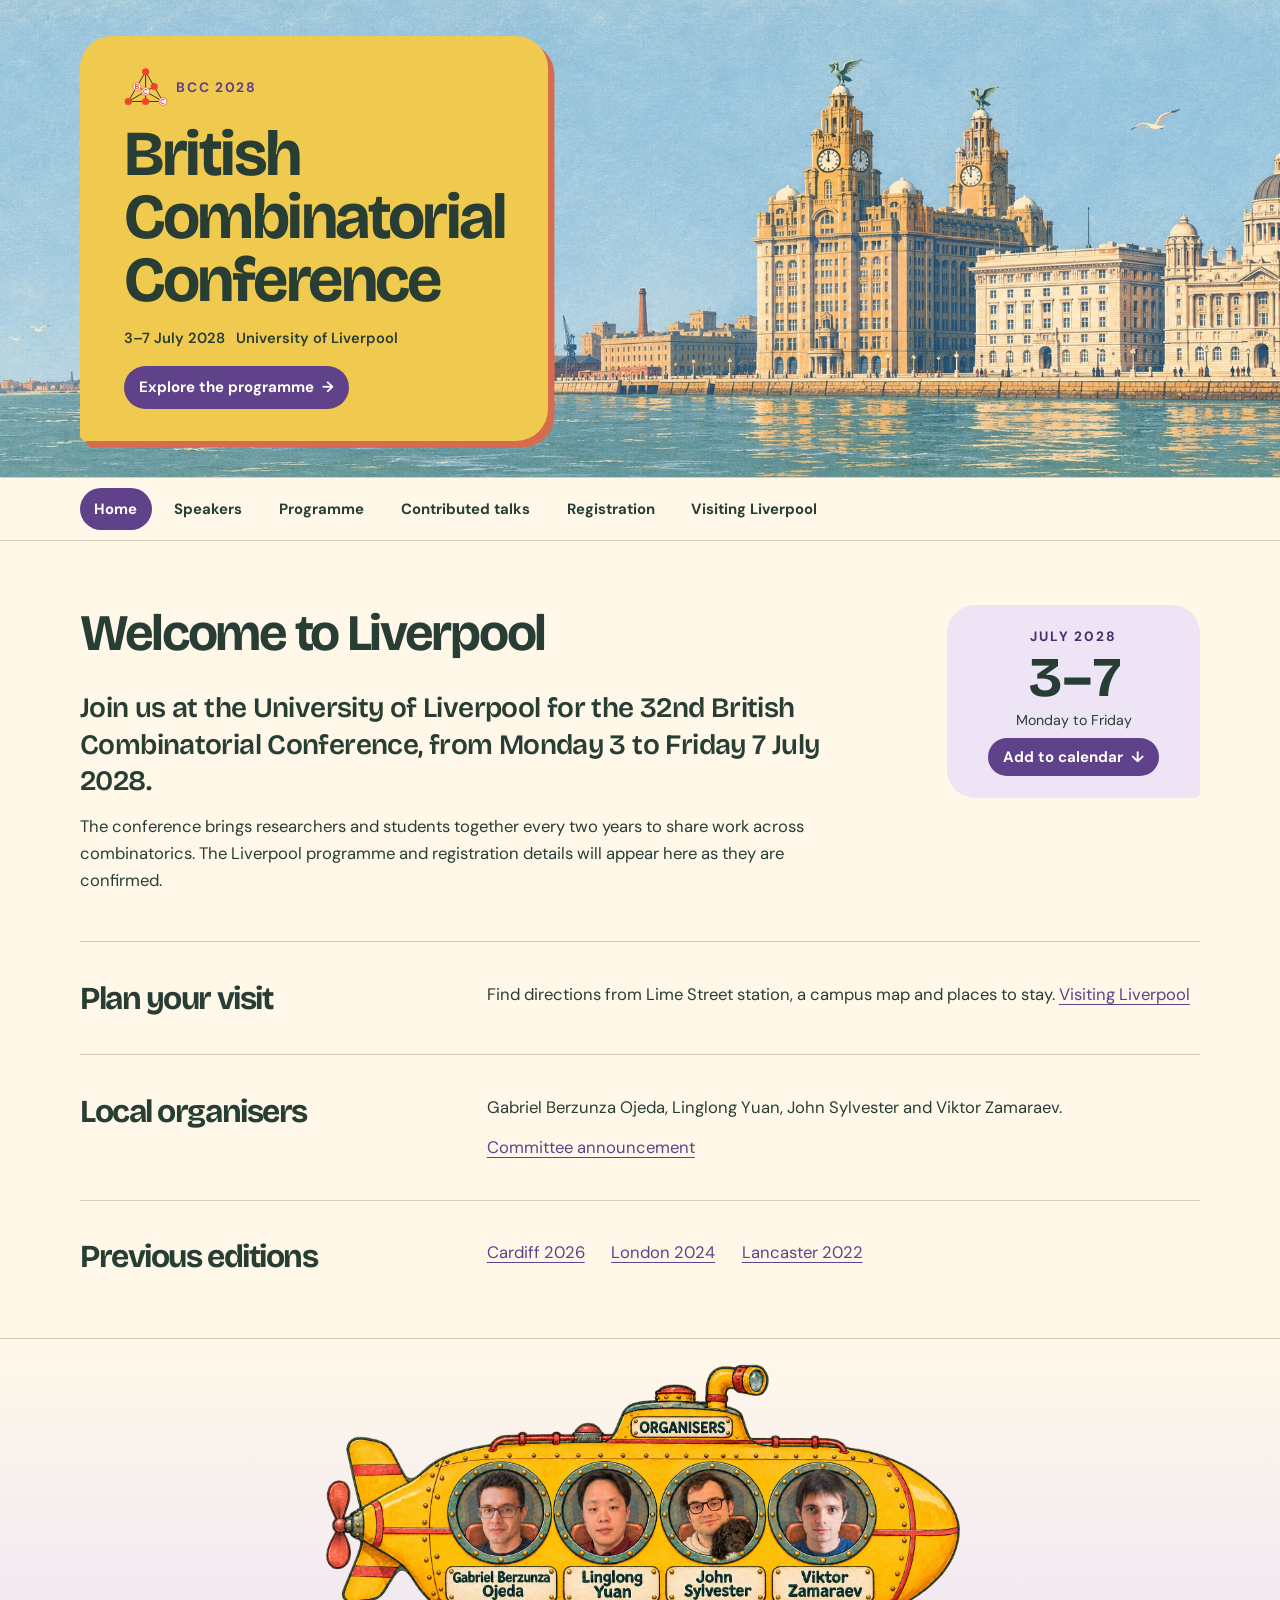
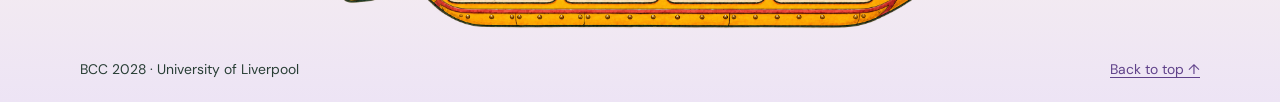
<file: index.html>
<!doctype html>
<html lang="en-GB">
<head>
  <meta charset="utf-8">
  <meta name="viewport" content="width=device-width, initial-scale=1">
  <title>British Combinatorial Conference, Liverpool · BCC 2028</title>
  <meta name="description" content="British Combinatorial Conference, Liverpool at the 32nd British Combinatorial Conference, University of Liverpool, 3–7 July 2028.">
  <link rel="icon" href="assets/bcc-logo.svg" type="image/svg+xml">
  <link rel="stylesheet" href="https://fonts.googleapis.com/css2?family=Bricolage+Grotesque:wght@600;700&amp;family=DM+Sans:wght@400;600;700&amp;display=swap">
  <link rel="stylesheet" href="style.css?v=11">
</head>
<body id="top" class="home">
  <a class="skip" href="#main">Skip to content</a>
  <header>
    <div class="banner">
      <div class="wrap banner-inner"><div class="event">
        <a class="mark" href="index.html" aria-label="BCC 2028 home"><img src="assets/bcc-logo.svg" width="320" height="277" alt=""> BCC 2028</a>
        <h1 class="event-title">British<br>Combinatorial<br>Conference</h1>
        <p class="dateline"><span>3–7 July 2028</span><span>University of Liverpool</span></p>
        <a class="pill hero-action" href="programme.html">Explore the programme <span aria-hidden="true">→</span></a>
      </div></div>
    </div>
    <nav aria-label="Conference navigation"><div class="wrap nav-links">
      <a href="index.html" aria-current="page">Home</a>
      <a href="speakers.html">Speakers</a>
      <a href="programme.html">Programme</a>
      <a href="contributed-talks.html">Contributed talks</a>
      <a href="registration.html">Registration</a>
      <a href="visiting-liverpool.html">Visiting Liverpool</a></div></nav>
  </header>
  <main class="wrap" id="main">
    <section id="conference" class="welcome">
  <div><h2>Welcome to Liverpool</h2>
  <p class="lead">Join us at the University of Liverpool for the 32nd British Combinatorial Conference, from Monday 3 to Friday 7 July 2028.</p>
  <p>The conference brings researchers and students together every two years to share work across combinatorics. The Liverpool programme and registration details will appear here as they are confirmed.</p></div>
  <aside class="date-card"><div class="month">July 2028</div><div class="days">3<span>–</span>7</div><p>Monday to Friday</p><a class="pill calendar" href="bcc2028.ics" download>Add to calendar <span aria-hidden="true">↓</span></a></aside>
</section>
    <section class="row" id="visit"><h2>Plan your visit</h2>
      <div><p>Find directions from Lime Street station, a campus map and places to stay. <a href="visiting-liverpool.html">Visiting Liverpool</a></p></div></section>
    <section class="row" id="organisers"><h2>Local organisers</h2>
      <div><p>Gabriel Berzunza Ojeda, Linglong Yuan, John Sylvester and Viktor Zamaraev.</p>
        <p><a href="https://www.britishcombinatorics.org.uk/news">Committee announcement</a></p></div></section>
    <section class="row"><h2>Previous editions</h2>
      <div><ul class="editions"><li><a href="https://sites.google.com/view/bcc2026/home">Cardiff 2026</a></li><li><a href="https://www.qmul.ac.uk/maths/news-and-events/30th-british-combinatorial-conference/">London 2024</a></li><li><a href="https://www.lancaster.ac.uk/maths/research/conferences/previous-conferences/bcc2022/">Lancaster 2022</a></li></ul></div></section>
  </main>
  <footer class="home-footer">
    <div class="submarine-harbour">
      <figure class="floating-submarine" aria-label="The conference organisers">
        <img src="assets/organisers-submarine-angus.png" alt="An illustrated yellow submarine marked Organisers. From left to right, Gabriel Berzunza Ojeda, Linglong Yuan, John Sylvester with his dog Angus peeking out beside him, and Viktor Zamaraev." width="1945" height="808" loading="lazy">
      </figure>
    </div>
    <div class="wrap"><span>BCC 2028 · University of Liverpool</span><a href="#top">Back to top ↑</a></div></footer>
</body>
</html>
</file>
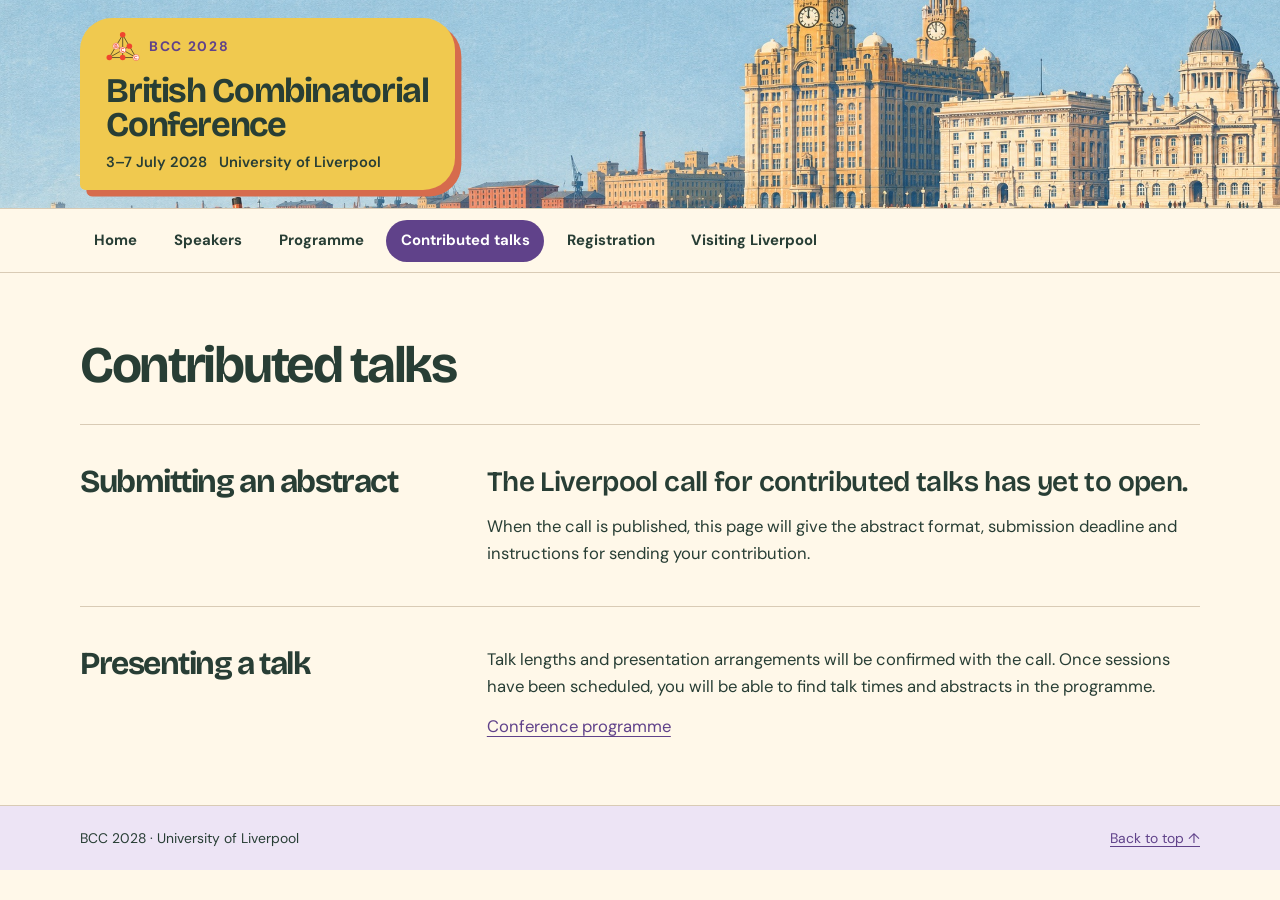
<file: contributed-talks.html>
<!doctype html>
<html lang="en-GB">
<head>
  <meta charset="utf-8">
  <meta name="viewport" content="width=device-width, initial-scale=1">
  <title>Contributed talks and abstract submissions · BCC 2028</title>
  <meta name="description" content="Contributed talks and abstract submissions at the 32nd British Combinatorial Conference, University of Liverpool, 3–7 July 2028.">
  <link rel="icon" href="assets/bcc-logo.svg" type="image/svg+xml">
  <link rel="stylesheet" href="https://fonts.googleapis.com/css2?family=Bricolage+Grotesque:wght@600;700&amp;family=DM+Sans:wght@400;600;700&amp;display=swap">
  <link rel="stylesheet" href="style.css?v=11">
</head>
<body id="top" class="interior">
  <a class="skip" href="#main">Skip to content</a>
  <header>
    <div class="banner">
      <div class="wrap banner-inner"><div class="event">
        <a class="mark" href="index.html" aria-label="BCC 2028 home"><img src="assets/bcc-logo.svg" width="320" height="277" alt=""> BCC 2028</a>
        <p class="event-title">British Combinatorial<br>Conference</p>
        <p class="dateline"><span>3–7 July 2028</span><span>University of Liverpool</span></p>
      </div></div>
    </div>
    <nav aria-label="Conference navigation"><div class="wrap nav-links">
      <a href="index.html">Home</a>
      <a href="speakers.html">Speakers</a>
      <a href="programme.html">Programme</a>
      <a href="contributed-talks.html" aria-current="page">Contributed talks</a>
      <a href="registration.html">Registration</a>
      <a href="visiting-liverpool.html">Visiting Liverpool</a></div></nav>
  </header>
  <main class="wrap" id="main"><h1 class="page-title">Contributed talks</h1>
    <section class="row"><h2>Submitting an abstract</h2>
      <div><p class="lead">The Liverpool call for contributed talks has yet to open.</p>
        <p>When the call is published, this page will give the abstract format, submission deadline and instructions for sending your contribution.</p></div></section>
    <section class="row"><h2>Presenting a talk</h2>
      <div><p>Talk lengths and presentation arrangements will be confirmed with the call. Once sessions have been scheduled, you will be able to find talk times and abstracts in the programme.</p>
        <p><a href="programme.html">Conference programme</a></p></div></section>
  </main>
  <footer><div class="wrap"><span>BCC 2028 · University of Liverpool</span><a href="#top">Back to top ↑</a></div></footer>
</body>
</html>
</file>
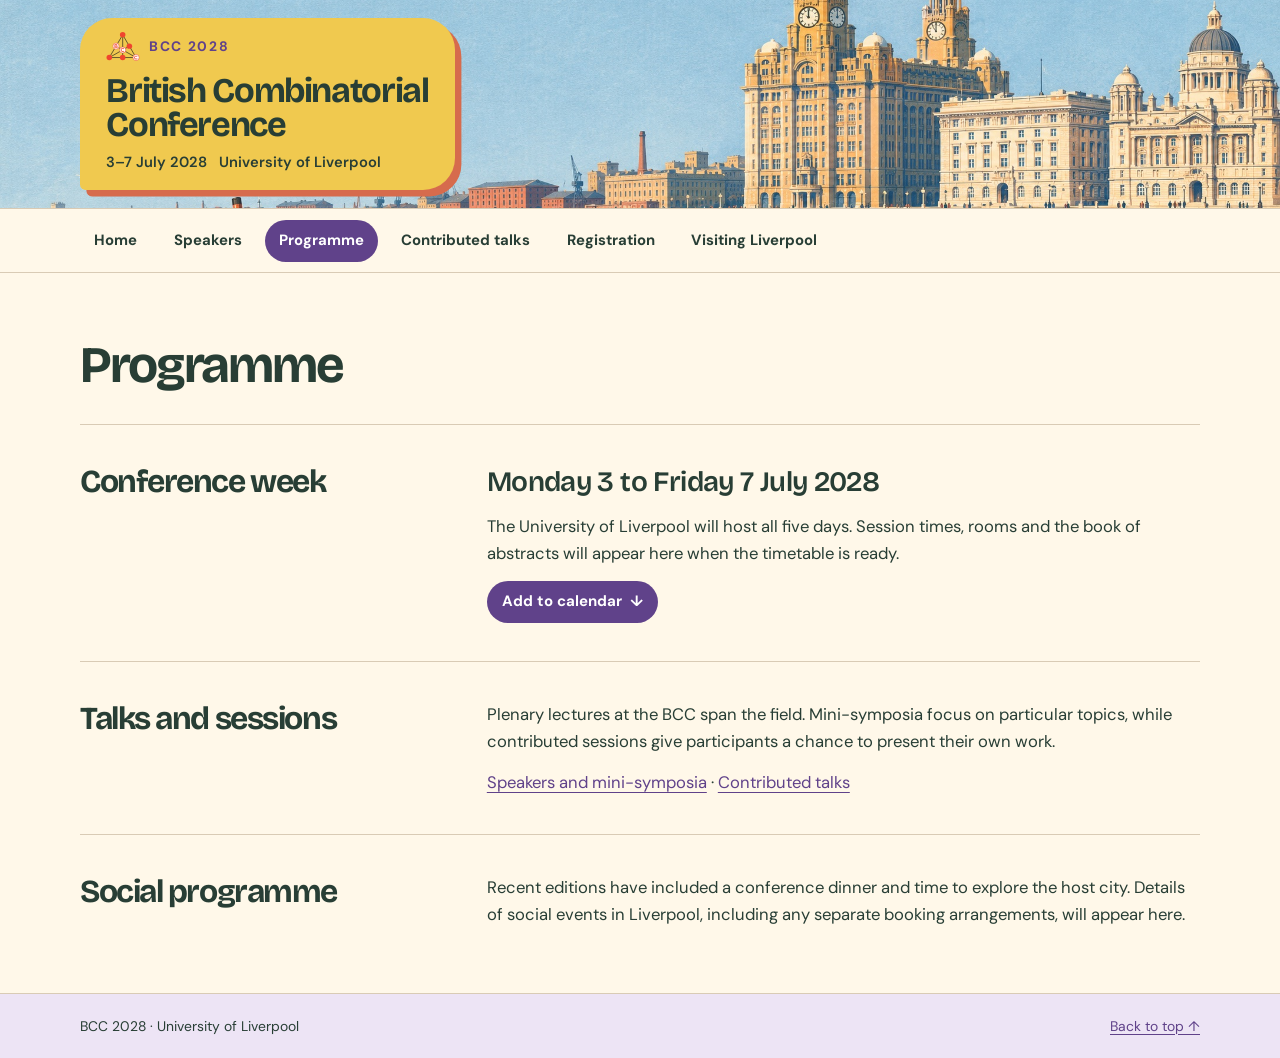
<file: programme.html>
<!doctype html>
<html lang="en-GB">
<head>
  <meta charset="utf-8">
  <meta name="viewport" content="width=device-width, initial-scale=1">
  <title>Conference timetable, abstracts and social programme · BCC 2028</title>
  <meta name="description" content="Conference timetable, abstracts and social programme at the 32nd British Combinatorial Conference, University of Liverpool, 3–7 July 2028.">
  <link rel="icon" href="assets/bcc-logo.svg" type="image/svg+xml">
  <link rel="stylesheet" href="https://fonts.googleapis.com/css2?family=Bricolage+Grotesque:wght@600;700&amp;family=DM+Sans:wght@400;600;700&amp;display=swap">
  <link rel="stylesheet" href="style.css?v=11">
</head>
<body id="top" class="interior">
  <a class="skip" href="#main">Skip to content</a>
  <header>
    <div class="banner">
      <div class="wrap banner-inner"><div class="event">
        <a class="mark" href="index.html" aria-label="BCC 2028 home"><img src="assets/bcc-logo.svg" width="320" height="277" alt=""> BCC 2028</a>
        <p class="event-title">British Combinatorial<br>Conference</p>
        <p class="dateline"><span>3–7 July 2028</span><span>University of Liverpool</span></p>
      </div></div>
    </div>
    <nav aria-label="Conference navigation"><div class="wrap nav-links">
      <a href="index.html">Home</a>
      <a href="speakers.html">Speakers</a>
      <a href="programme.html" aria-current="page">Programme</a>
      <a href="contributed-talks.html">Contributed talks</a>
      <a href="registration.html">Registration</a>
      <a href="visiting-liverpool.html">Visiting Liverpool</a></div></nav>
  </header>
  <main class="wrap" id="main"><h1 class="page-title">Programme</h1>
    <section class="row"><h2>Conference week</h2>
      <div><p class="lead">Monday 3 to Friday 7 July 2028</p>
        <p>The University of Liverpool will host all five days. Session times, rooms and the book of abstracts will appear here when the timetable is ready.</p><a class="pill calendar" href="bcc2028.ics" download>Add to calendar <span aria-hidden="true">↓</span></a></div></section>
    <section class="row"><h2>Talks and sessions</h2>
      <div><p>Plenary lectures at the BCC span the field. Mini-symposia focus on particular topics, while contributed sessions give participants a chance to present their own work.</p>
        <p><a href="speakers.html">Speakers and mini-symposia</a> · <a href="contributed-talks.html">Contributed talks</a></p></div></section>
    <section class="row"><h2>Social programme</h2>
      <div><p>Recent editions have included a conference dinner and time to explore the host city. Details of social events in Liverpool, including any separate booking arrangements, will appear here.</p></div></section>
  </main>
  <footer><div class="wrap"><span>BCC 2028 · University of Liverpool</span><a href="#top">Back to top ↑</a></div></footer>
</body>
</html>
</file>
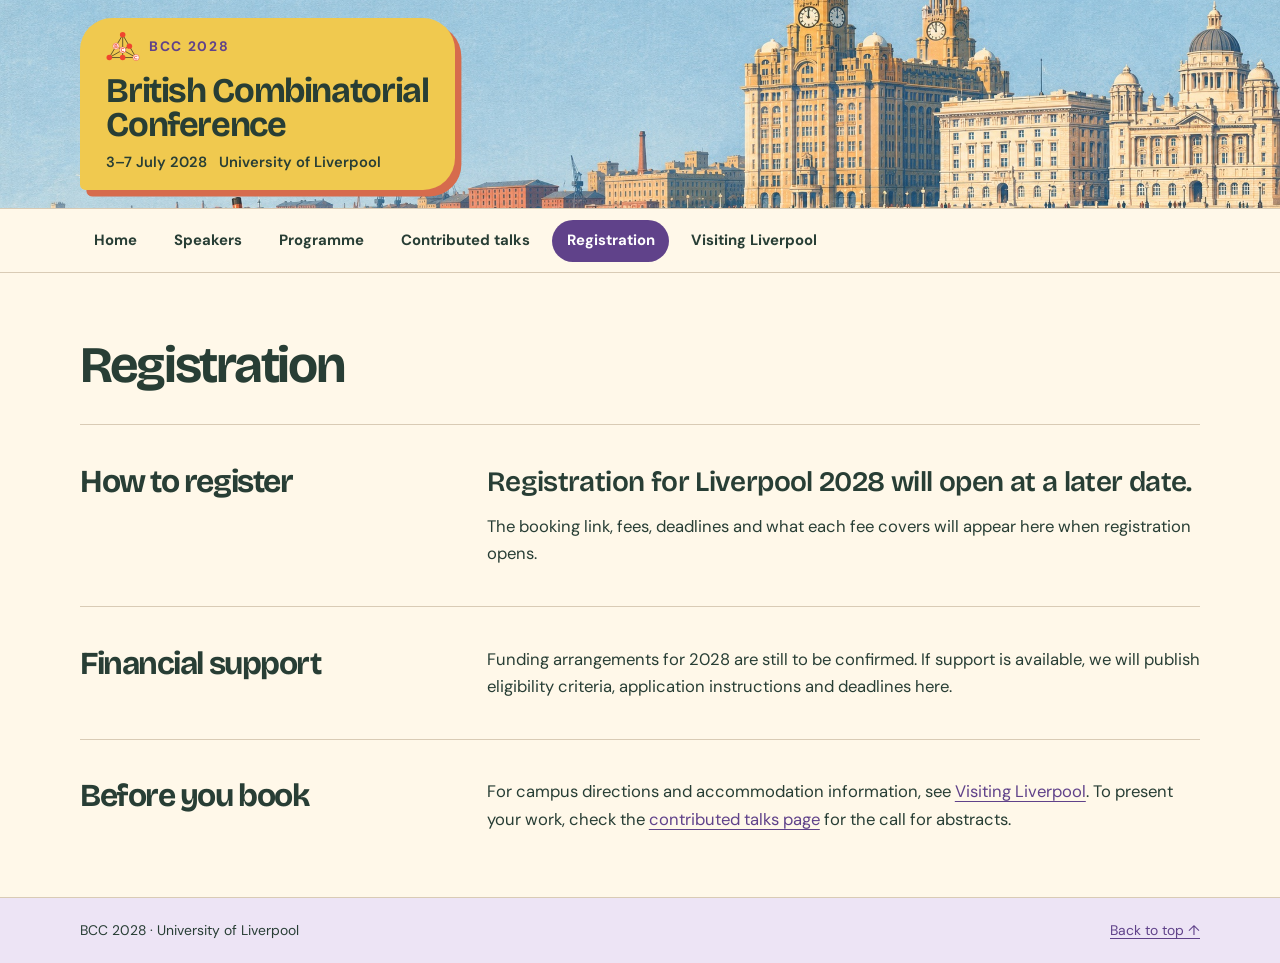
<file: registration.html>
<!doctype html>
<html lang="en-GB">
<head>
  <meta charset="utf-8">
  <meta name="viewport" content="width=device-width, initial-scale=1">
  <title>Registration and financial support · BCC 2028</title>
  <meta name="description" content="Registration and financial support at the 32nd British Combinatorial Conference, University of Liverpool, 3–7 July 2028.">
  <link rel="icon" href="assets/bcc-logo.svg" type="image/svg+xml">
  <link rel="stylesheet" href="https://fonts.googleapis.com/css2?family=Bricolage+Grotesque:wght@600;700&amp;family=DM+Sans:wght@400;600;700&amp;display=swap">
  <link rel="stylesheet" href="style.css?v=11">
</head>
<body id="top" class="interior">
  <a class="skip" href="#main">Skip to content</a>
  <header>
    <div class="banner">
      <div class="wrap banner-inner"><div class="event">
        <a class="mark" href="index.html" aria-label="BCC 2028 home"><img src="assets/bcc-logo.svg" width="320" height="277" alt=""> BCC 2028</a>
        <p class="event-title">British Combinatorial<br>Conference</p>
        <p class="dateline"><span>3–7 July 2028</span><span>University of Liverpool</span></p>
      </div></div>
    </div>
    <nav aria-label="Conference navigation"><div class="wrap nav-links">
      <a href="index.html">Home</a>
      <a href="speakers.html">Speakers</a>
      <a href="programme.html">Programme</a>
      <a href="contributed-talks.html">Contributed talks</a>
      <a href="registration.html" aria-current="page">Registration</a>
      <a href="visiting-liverpool.html">Visiting Liverpool</a></div></nav>
  </header>
  <main class="wrap" id="main"><h1 class="page-title">Registration</h1>
    <section class="row"><h2>How to register</h2>
      <div><p class="lead">Registration for Liverpool 2028 will open at a later date.</p>
        <p>The booking link, fees, deadlines and what each fee covers will appear here when registration opens.</p></div></section>
    <section class="row"><h2>Financial support</h2>
      <div><p>Funding arrangements for 2028 are still to be confirmed. If support is available, we will publish eligibility criteria, application instructions and deadlines here.</p></div></section>
    <section class="row"><h2>Before you book</h2>
      <div><p>For campus directions and accommodation information, see <a href="visiting-liverpool.html">Visiting Liverpool</a>. To present your work, check the <a href="contributed-talks.html">contributed talks page</a> for the call for abstracts.</p></div></section>
  </main>
  <footer><div class="wrap"><span>BCC 2028 · University of Liverpool</span><a href="#top">Back to top ↑</a></div></footer>
</body>
</html>
</file>
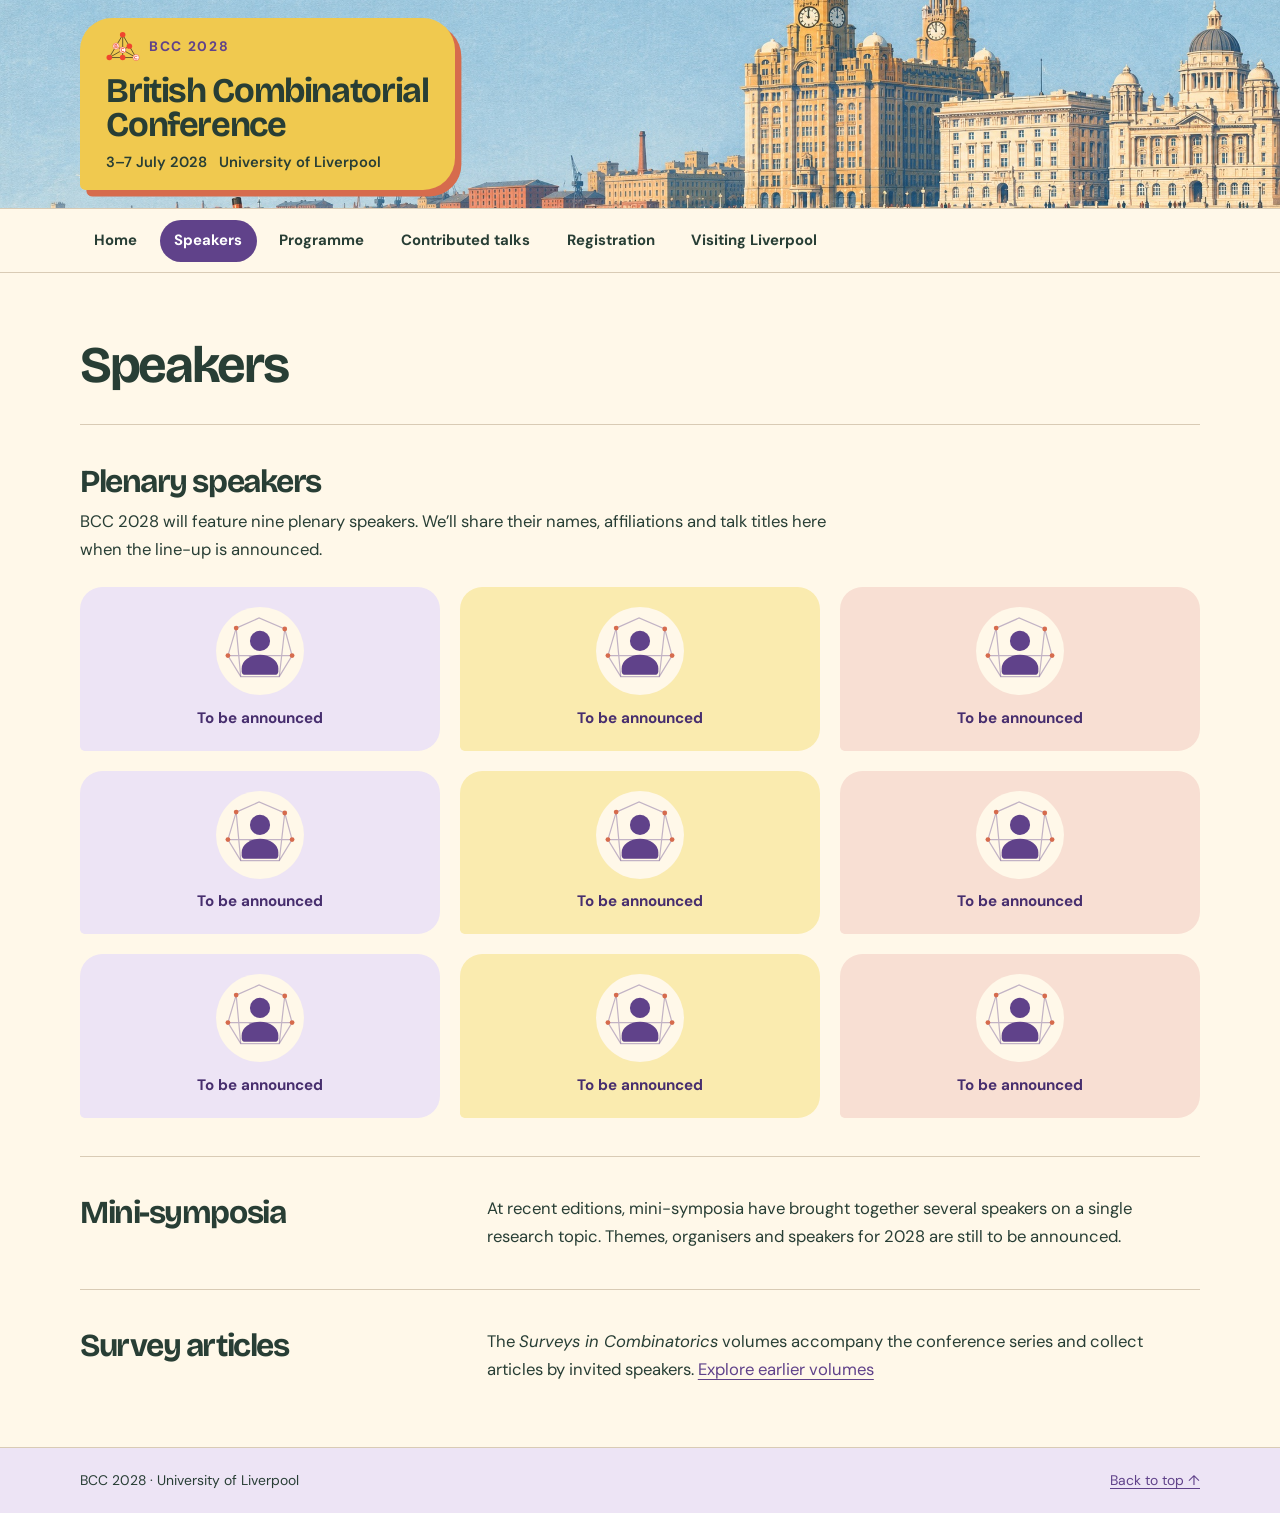
<file: speakers.html>
<!doctype html>
<html lang="en-GB">
<head>
  <meta charset="utf-8">
  <meta name="viewport" content="width=device-width, initial-scale=1">
  <title>Plenary speakers and mini-symposia · BCC 2028</title>
  <meta name="description" content="Plenary speakers and mini-symposia at the 32nd British Combinatorial Conference, University of Liverpool, 3–7 July 2028.">
  <link rel="icon" href="assets/bcc-logo.svg" type="image/svg+xml">
  <link rel="stylesheet" href="https://fonts.googleapis.com/css2?family=Bricolage+Grotesque:wght@600;700&amp;family=DM+Sans:wght@400;600;700&amp;display=swap">
  <link rel="stylesheet" href="style.css?v=11">
</head>
<body id="top" class="interior">
  <a class="skip" href="#main">Skip to content</a>
  <header>
    <div class="banner">
      <div class="wrap banner-inner"><div class="event">
        <a class="mark" href="index.html" aria-label="BCC 2028 home"><img src="assets/bcc-logo.svg" width="320" height="277" alt=""> BCC 2028</a>
        <p class="event-title">British Combinatorial<br>Conference</p>
        <p class="dateline"><span>3–7 July 2028</span><span>University of Liverpool</span></p>
      </div></div>
    </div>
    <nav aria-label="Conference navigation"><div class="wrap nav-links">
      <a href="index.html">Home</a>
      <a href="speakers.html" aria-current="page">Speakers</a>
      <a href="programme.html">Programme</a>
      <a href="contributed-talks.html">Contributed talks</a>
      <a href="registration.html">Registration</a>
      <a href="visiting-liverpool.html">Visiting Liverpool</a></div></nav>
  </header>
  <main class="wrap" id="main"><h1 class="page-title">Speakers</h1>
    <section class="plenary" aria-labelledby="plenary-title">
      <h2 id="plenary-title">Plenary speakers</h2>
      <p>BCC 2028 will feature nine plenary speakers. We’ll share their names, affiliations and talk titles here when the line-up is announced.</p>
      <ul class="speaker-grid" role="list">
        <li class="speaker-slot">To be announced</li>
        <li class="speaker-slot">To be announced</li>
        <li class="speaker-slot">To be announced</li>
        <li class="speaker-slot">To be announced</li>
        <li class="speaker-slot">To be announced</li>
        <li class="speaker-slot">To be announced</li>
        <li class="speaker-slot">To be announced</li>
        <li class="speaker-slot">To be announced</li>
        <li class="speaker-slot">To be announced</li>
      </ul>
    </section>
    <section class="row"><h2>Mini-symposia</h2>
      <div><p>At recent editions, mini-symposia have brought together several speakers on a single research topic. Themes, organisers and speakers for 2028 are still to be announced.</p></div></section>
    <section class="row"><h2>Survey articles</h2>
      <div><p>The <i>Surveys in Combinatorics</i> volumes accompany the conference series and collect articles by invited speakers. <a href="https://www.britishcombinatorics.org.uk/highlights">Explore earlier volumes</a></p></div></section>
  </main>
  <footer><div class="wrap"><span>BCC 2028 · University of Liverpool</span><a href="#top">Back to top ↑</a></div></footer>
</body>
</html>
</file>
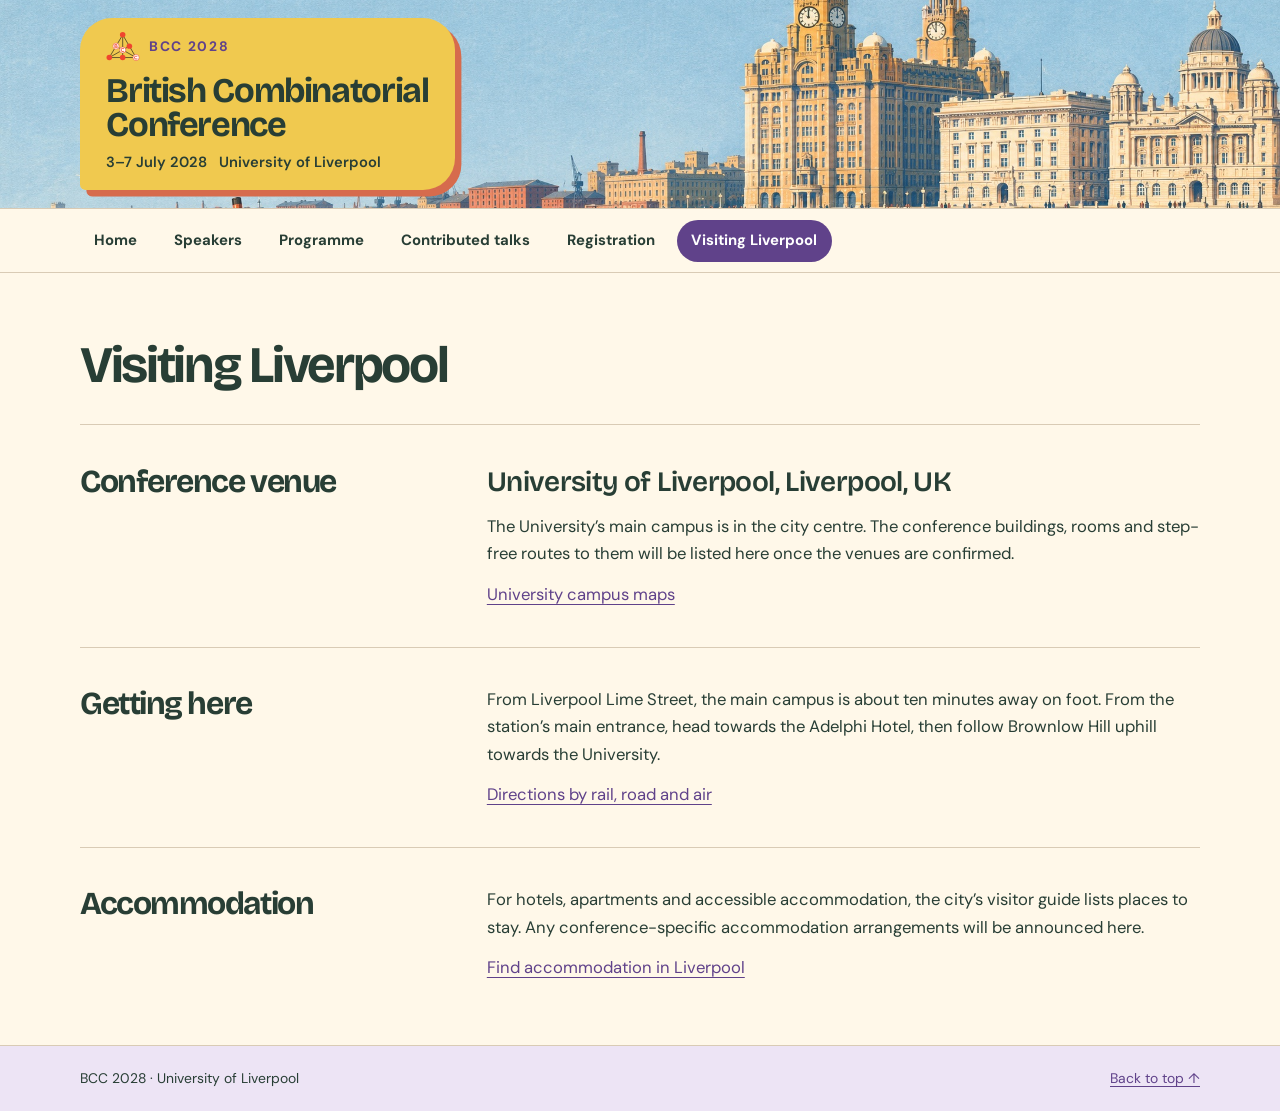
<file: visiting-liverpool.html>
<!doctype html>
<html lang="en-GB">
<head>
  <meta charset="utf-8">
  <meta name="viewport" content="width=device-width, initial-scale=1">
  <title>Venue, travel and accommodation · BCC 2028</title>
  <meta name="description" content="Venue, travel and accommodation at the 32nd British Combinatorial Conference, University of Liverpool, 3–7 July 2028.">
  <link rel="icon" href="assets/bcc-logo.svg" type="image/svg+xml">
  <link rel="stylesheet" href="https://fonts.googleapis.com/css2?family=Bricolage+Grotesque:wght@600;700&amp;family=DM+Sans:wght@400;600;700&amp;display=swap">
  <link rel="stylesheet" href="style.css?v=11">
</head>
<body id="top" class="interior">
  <a class="skip" href="#main">Skip to content</a>
  <header>
    <div class="banner">
      <div class="wrap banner-inner"><div class="event">
        <a class="mark" href="index.html" aria-label="BCC 2028 home"><img src="assets/bcc-logo.svg" width="320" height="277" alt=""> BCC 2028</a>
        <p class="event-title">British Combinatorial<br>Conference</p>
        <p class="dateline"><span>3–7 July 2028</span><span>University of Liverpool</span></p>
      </div></div>
    </div>
    <nav aria-label="Conference navigation"><div class="wrap nav-links">
      <a href="index.html">Home</a>
      <a href="speakers.html">Speakers</a>
      <a href="programme.html">Programme</a>
      <a href="contributed-talks.html">Contributed talks</a>
      <a href="registration.html">Registration</a>
      <a href="visiting-liverpool.html" aria-current="page">Visiting Liverpool</a></div></nav>
  </header>
  <main class="wrap" id="main"><h1 class="page-title">Visiting Liverpool</h1>
    <section class="row"><h2>Conference venue</h2>
      <div><p class="lead">University of Liverpool, Liverpool, UK</p>
        <p>The University’s main campus is in the city centre. The conference buildings, rooms and step-free routes to them will be listed here once the venues are confirmed.</p>
        <p><a href="https://www.liverpool.ac.uk/about/visit-us/maps/">University campus maps</a></p></div></section>
    <section class="row"><h2>Getting here</h2>
      <div><p>From Liverpool Lime Street, the main campus is about ten minutes away on foot. From the station’s main entrance, head towards the Adelphi Hotel, then follow Brownlow Hill uphill towards the University.</p>
        <p><a href="https://www.liverpool.ac.uk/about/visit-us/getting-here/">Directions by rail, road and air</a></p></div></section>
    <section class="row"><h2>Accommodation</h2>
      <div><p>For hotels, apartments and accessible accommodation, the city’s visitor guide lists places to stay. Any conference-specific accommodation arrangements will be announced here.</p>
        <p><a href="https://www.visitliverpool.com/accommodation/">Find accommodation in Liverpool</a></p></div></section>
  </main>
  <footer><div class="wrap"><span>BCC 2028 · University of Liverpool</span><a href="#top">Back to top ↑</a></div></footer>
</body>
</html>
</file>
<file: style.css>
:root {
  color-scheme: light;
  --paper: #fff8e9;
  --ink: #283e35;
  --purple: #60428a;
  --purple-dark: #472e6e;
  --lavender: #ede4f5;
  --yellow: #f0c94f;
  --coral: #d66b4d;
  --line: #d9cbb5;
  --heading: "Bricolage Grotesque", "Avenir Next", system-ui, sans-serif;
  --body: "DM Sans", "Avenir Next", system-ui, sans-serif;
}
* { box-sizing: border-box; }
body { margin: 0; background: var(--paper); color: var(--ink); font: 1.04rem/1.65 var(--body); }
a { color: var(--purple); text-underline-offset: .22em; text-decoration-thickness: 1px; }
a:hover { color: var(--purple-dark); }
a:focus-visible { outline: 3px solid var(--purple-dark); outline-offset: 3px; }
.wrap { width: min(1120px, 90%); margin-inline: auto; }
.skip { position: absolute; z-index: 2; top: -8rem; padding: .7rem 1rem; background: white; }
.skip:focus { top: .5rem; left: .5rem; }
.banner {
  background: var(--lavender) url("assets/waterfront-banner.jpg") center 58% / cover no-repeat;
  border-bottom: 1px solid var(--line);
}
.banner-inner { display: flex; align-items: center; min-height: clamp(355px, 32vw, 500px); padding-block: 36px; }
.event {
  width: fit-content;
  max-width: 100%;
  background: var(--yellow);
  padding: clamp(22px, 2.5vw, 40px) clamp(24px, 3.4vw, 52px);
  border-radius: 2rem 2rem 2rem .35rem;
  box-shadow: .4rem .4rem 0 var(--coral);
}
.mark { display: inline-flex; align-items: center; gap: .55rem; font-size: .86rem; letter-spacing: .12em; font-weight: 700; text-decoration: none; }
.mark img { width: 44px; height: auto; }
.event-title, h1, h2, .lead, .days { font-family: var(--heading); font-weight: 700; }
.event-title { margin: .55rem 0 .9rem; font-size: clamp(2.3rem, 5vw, 4.35rem); line-height: .98; letter-spacing: -.04em; }
.dateline { display: flex; flex-wrap: wrap; gap: .1em .8em; margin: 0; font-size: clamp(.92rem, 1.15vw, 1.1rem); font-weight: 600; }
.hero-action { margin-top: 1rem; }
.interior .banner-inner { min-height: 205px; padding-block: 18px; }
.interior .event { padding: .85rem 1.65rem 1rem; }
.interior .event-title { font-size: clamp(1.85rem, 2.7vw, 2.65rem); margin: .3rem 0 .5rem; }
.interior .mark img { width: 34px; }
nav { background: var(--paper); border-bottom: 1px solid var(--line); }
.nav-links { display: flex; flex-wrap: wrap; gap: .35rem .5rem; padding-block: .65rem; }
.nav-links a { padding: .55rem .9rem; border-radius: 999px; color: var(--ink); text-decoration: none; font-size: .93rem; font-weight: 700; }
.nav-links a:hover { background: var(--lavender); color: var(--purple-dark); }
.nav-links a[aria-current="page"] { background: var(--purple); color: #fff; }
main { padding-block: clamp(2.6rem, 5vw, 4.9rem); }
h1, h2 { line-height: 1.1; letter-spacing: -.045em; margin: 0; }
.home h2, .page-title { font-size: clamp(2.35rem, 4vw, 3.65rem); }
.page-title { padding-bottom: .6em; }
p { margin: 0 0 .8rem; max-width: 68ch; }
p:last-child { margin-bottom: 0; }
.welcome { display: grid; grid-template-columns: 1fr minmax(170px, .33fr); align-items: start; gap: 9%; padding-bottom: 2.9rem; }
.welcome h2 { margin-bottom: .55em; }
.lead { font-weight: 600; font-size: clamp(1.5rem, 2.2vw, 2rem); line-height: 1.3; letter-spacing: -.022em; }
.date-card { background: var(--lavender); border-radius: 1.75rem 1.75rem .35rem 1.75rem; text-align: center; padding: 1.4rem 1rem; line-height: 1.35; }
.month { font-size: .85rem; font-weight: 700; letter-spacing: .14em; text-transform: uppercase; color: var(--purple-dark); }
.days { font-size: 3.5rem; letter-spacing: -.06em; line-height: 1.15; }
.days span { padding-inline: .08em; }
.date-card p { font-size: .89rem; margin-bottom: .5rem; }
.pill { display: inline-flex; align-items: center; gap: .5rem; padding: .55rem .95rem; border-radius: 999px; background: var(--purple); color: #fff; font-size: .94rem; font-weight: 700; text-decoration: none; }
.pill:hover { background: var(--purple-dark); color: #fff; text-decoration: underline; }
@media (hover: hover) and (prefers-reduced-motion: no-preference) {
  .pill { transition: transform .16s ease; }
  .pill:hover { transform: rotate(-2deg); }
}
.row { border-top: 1px solid var(--line); padding-block: clamp(1.6rem, 3vw, 2.7rem); display: grid; grid-template-columns: 1fr 2.1fr; gap: 6%; }
.row:last-child { padding-bottom: 0; }
.row h2, .home .row h2 { font-size: clamp(1.65rem, 2.5vw, 2.25rem); }
.plenary { border-top: 1px solid var(--line); padding-block: clamp(1.6rem, 3vw, 2.7rem); }
.plenary h2 { font-size: clamp(1.65rem, 2.5vw, 2.25rem); margin-bottom: .6rem; }
.speaker-grid {
  display: grid;
  grid-template-columns: repeat(3, minmax(0, 1fr));
  gap: clamp(.75rem, 2vw, 1.25rem);
  padding: 0;
  margin: 1.5rem 0 0;
  list-style: none;
}
.speaker-slot {
  display: grid;
  justify-items: center;
  gap: .65rem;
  padding: 1.25rem .65rem;
  border-radius: 1.4rem 1.4rem 1.4rem .3rem;
  background: var(--lavender);
  color: var(--purple-dark);
  font-size: .95rem;
  font-weight: 700;
  text-align: center;
}
.speaker-slot:nth-child(3n + 2) { background: #faebaf; }
.speaker-slot:nth-child(3n) { background: #f8dfd3; }
.speaker-slot::before {
  content: "";
  width: clamp(3.6rem, 8vw, 5.5rem);
  aspect-ratio: 1;
  border-radius: 50%;
  background: var(--paper) url("assets/speaker-placeholder.svg") center / 100% no-repeat;
}
.editions { padding: 0; margin: 0; list-style: none; }
.editions { display: flex; flex-wrap: wrap; gap: .5rem 1.65rem; }
footer { border-top: 1px solid var(--line); background: var(--lavender); }
footer .wrap { display: flex; justify-content: space-between; gap: .8rem; flex-wrap: wrap; padding-block: 1.3rem; font-size: .87rem; }
@media (min-width: 1560px) {
  .home .banner { background-position: center top; }
  /* The waterfront artwork is 3:1. Leave room for the towers and river on wide displays. */
  .home .banner-inner { min-height: max(500px, 28vw); }
}
@media (max-width: 720px) {
  .banner-inner { min-height: 330px; align-items: flex-end; }
  .banner { background-position: 68% center; }
  .event { padding: 1.15rem 1.4rem; }
  .nav-links a { padding: .55rem .75rem; }
  .row { grid-template-columns: 1fr; gap: .75rem; }
  .speaker-grid { grid-template-columns: repeat(2, minmax(0, 1fr)); }
  .welcome { grid-template-columns: 1fr; gap: 1.5rem; }
  .date-card { display: flex; align-items: baseline; gap: .7rem; flex-wrap: wrap; text-align: left; }
  .date-card .days { font-size: 2rem; }
}
@media (max-width: 450px) {
  .banner-inner { padding-block: 1.1rem; }
  .event-title { font-size: clamp(1.75rem, 7.7vw, 2.15rem); }
  .event, .interior .event { padding: .75rem 1rem; }
  .dateline { display: grid; gap: 0; }
  .nav-links a { font-size: .88rem; }
}

.home-footer { background: linear-gradient(var(--paper), var(--lavender)); }
.submarine-harbour { width: min(640px, 94%); margin-inline: auto; padding-block: 1.5rem .5rem; }
.floating-submarine { margin: 0; display: block; width: 100%; transform-origin: 50% 65%; animation: submarine-float 7s ease-in-out infinite; }
.floating-submarine img { display: block; width: 100%; height: auto; }
@keyframes submarine-float {
  0%, 100% { transform: translateY(0) rotate(-.35deg); }
  50% { transform: translateY(-9px) rotate(.35deg); }
}
@media (prefers-reduced-motion: reduce) {
  .floating-submarine { animation: none; }
}
</file>
